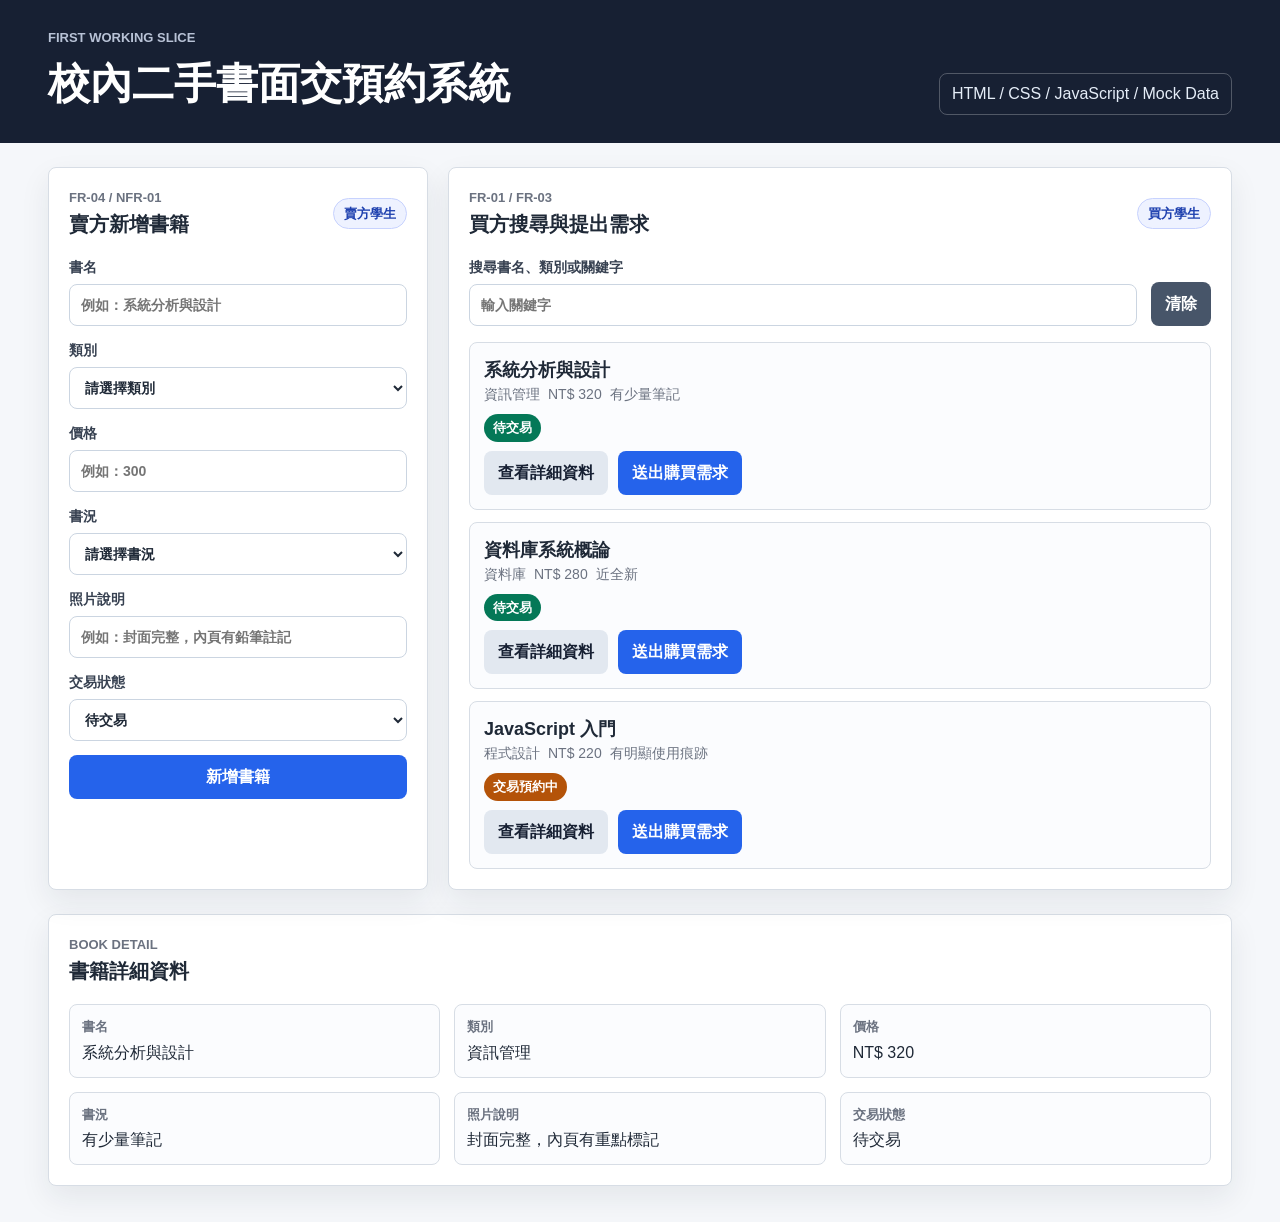
<file: 0713_Requirements_Code_Agent/first_working_slice/index.html>
<!doctype html>
<html lang="zh-Hant">
  <head>
    <meta charset="utf-8">
    <meta name="viewport" content="width=device-width, initial-scale=1">
    <title>校內二手書面交預約系統</title>
    <link rel="stylesheet" href="styles.css">
  </head>
  <body>
    <header class="app-header">
      <div>
        <p class="eyebrow">First Working Slice</p>
        <h1>校內二手書面交預約系統</h1>
      </div>
      <div class="scope-note">HTML / CSS / JavaScript / Mock Data</div>
    </header>

    <main class="layout">
      <section class="panel seller-panel" aria-labelledby="seller-title">
        <div class="section-heading">
          <div>
            <p class="eyebrow">FR-04 / NFR-01</p>
            <h2 id="seller-title">賣方新增書籍</h2>
          </div>
          <span class="status-pill">賣方學生</span>
        </div>

        <form id="book-form" class="book-form">
          <label>
            書名
            <input id="title" name="title" type="text" placeholder="例如：系統分析與設計" required>
          </label>

          <label>
            類別
            <select id="category" name="category" required>
              <option value="">請選擇類別</option>
              <option value="資訊管理">資訊管理</option>
              <option value="程式設計">程式設計</option>
              <option value="資料庫">資料庫</option>
              <option value="通識課程">通識課程</option>
              <option value="其他">其他</option>
            </select>
          </label>

          <label>
            價格
            <input id="price" name="price" type="number" min="0" placeholder="例如：300" required>
          </label>

          <label>
            書況
            <select id="condition" name="condition" required>
              <option value="">請選擇書況</option>
              <option value="近全新">近全新</option>
              <option value="有少量筆記">有少量筆記</option>
              <option value="有明顯使用痕跡">有明顯使用痕跡</option>
            </select>
          </label>

          <label>
            照片說明
            <input id="photoNote" name="photoNote" type="text" placeholder="例如：封面完整，內頁有鉛筆註記" required>
          </label>

          <label>
            交易狀態
            <select id="status" name="status" required>
              <option value="待交易">待交易</option>
              <option value="交易預約中">交易預約中</option>
              <option value="交易完成">交易完成</option>
            </select>
          </label>

          <button type="submit">新增書籍</button>
        </form>
      </section>

      <section class="panel buyer-panel" aria-labelledby="buyer-title">
        <div class="section-heading">
          <div>
            <p class="eyebrow">FR-01 / FR-03</p>
            <h2 id="buyer-title">買方搜尋與提出需求</h2>
          </div>
          <span class="status-pill">買方學生</span>
        </div>

        <div class="search-row">
          <label>
            搜尋書名、類別或關鍵字
            <input id="search" type="search" placeholder="輸入關鍵字">
          </label>
          <button id="clear-search" type="button">清除</button>
        </div>

        <div id="book-list" class="book-list" aria-live="polite"></div>
      </section>
    </main>

    <section class="panel detail-panel" aria-labelledby="detail-title">
      <div class="section-heading">
        <div>
          <p class="eyebrow">Book Detail</p>
          <h2 id="detail-title">書籍詳細資料</h2>
        </div>
      </div>
      <div id="detail-content" class="detail-content">
        <p class="empty-state">請從書籍列表選擇一本書查看詳細資料。</p>
      </div>
    </section>

    <div id="toast" class="toast" role="status" aria-live="polite"></div>

    <script src="script.js"></script>
  </body>
</html>
</file>
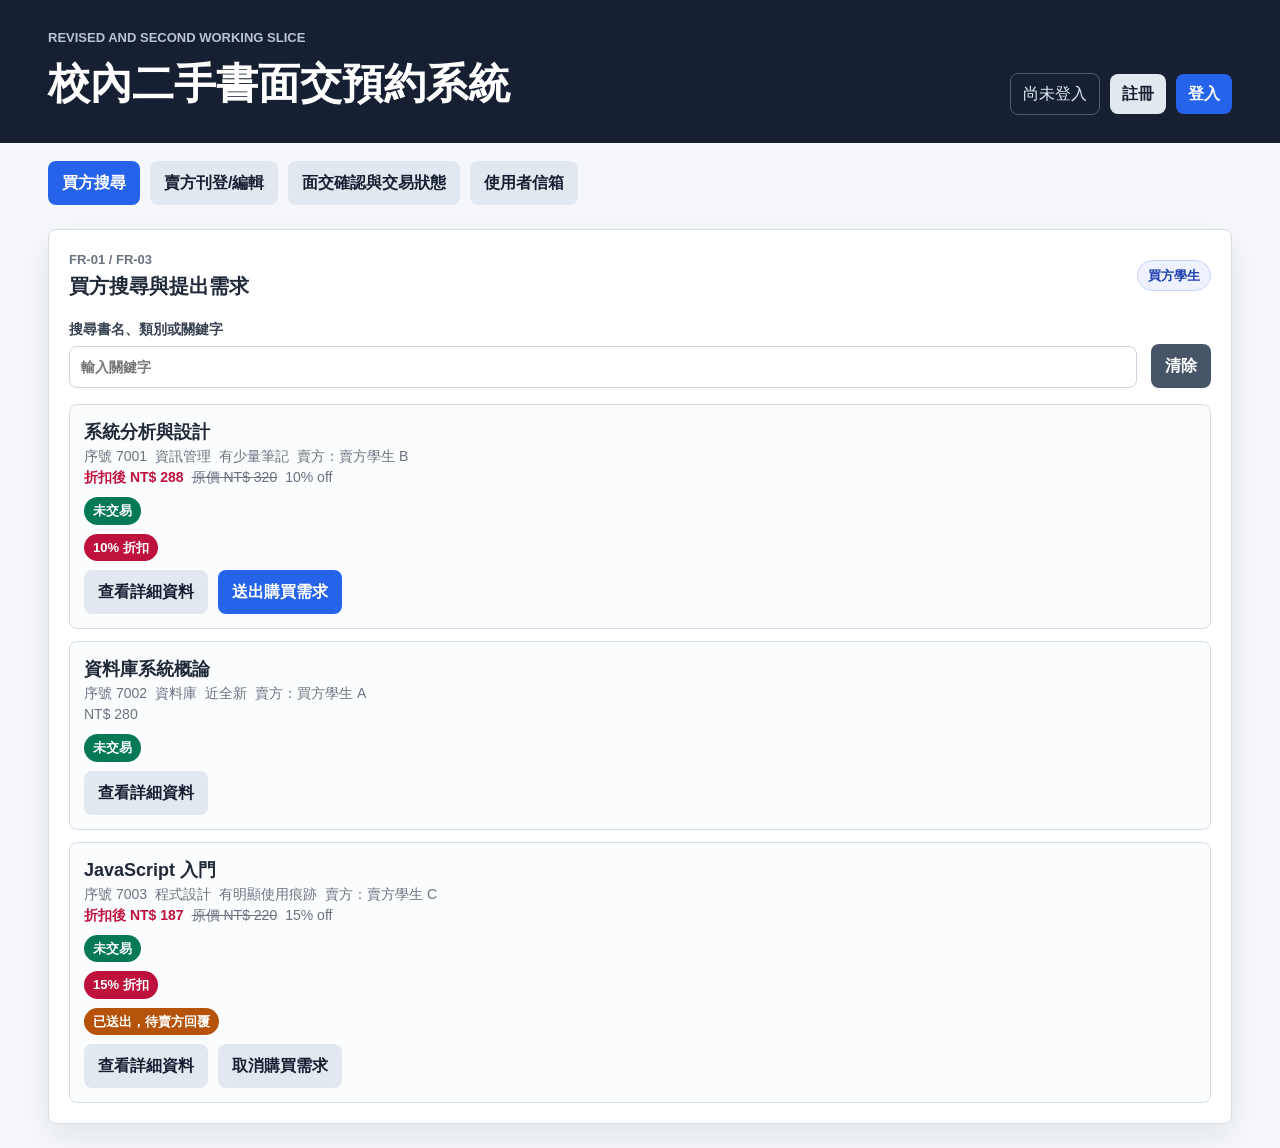
<file: 0714_User_Stories_Acceptance_Implementation/revised_or_second_working_slice/index.html>
<!doctype html>
<html lang="zh-Hant">
  <head>
    <meta charset="utf-8">
    <meta name="viewport" content="width=device-width, initial-scale=1">
    <title>校內二手書面交預約系統</title>
    <link rel="stylesheet" href="styles.css">
  </head>
  <body>
    <header class="app-header">
      <div>
        <p class="eyebrow">Revised and Second Working Slice</p>
        <h1>校內二手書面交預約系統</h1>
      </div>
      <div class="header-actions">
        <div id="auth-status" class="scope-note">尚未登入</div>
        <button id="open-register" class="secondary-button" type="button">註冊</button>
        <button id="open-login" type="button">登入</button>
        <button id="logout-button" class="secondary-button hidden" type="button">登出</button>
      </div>
    </header>

    <nav class="view-tabs" aria-label="主要功能分頁">
      <button class="tab-button active" type="button" data-tab-target="market">買方搜尋</button>
      <button class="tab-button" type="button" data-tab-target="seller">賣方刊登/編輯</button>
      <button class="tab-button" type="button" data-tab-target="transaction">面交確認與交易狀態</button>
      <button class="tab-button" type="button" data-tab-target="mailbox">使用者信箱</button>
    </nav>

    <div id="main-view" class="app-view">
      <main class="layout">
        <section class="panel seller-panel hidden" data-tab-panel="seller" aria-labelledby="seller-title">
        <div class="section-heading">
          <div>
            <p class="eyebrow">FR-04 / FR-08 / FR-09 / NFR-01</p>
            <h2 id="seller-title">賣方新增書籍</h2>
          </div>
          <span class="status-pill">賣方學生</span>
        </div>

        <form id="book-form" class="book-form">
          <label>
            書名
            <input id="title" name="title" type="text" placeholder="例如：系統分析與設計" required>
          </label>

          <label>
            類別
            <select id="category" name="category" required>
              <option value="">請選擇類別</option>
              <option value="資訊管理">資訊管理</option>
              <option value="程式設計">程式設計</option>
              <option value="資料庫">資料庫</option>
              <option value="通識課程">通識課程</option>
              <option value="其他">其他</option>
            </select>
          </label>

          <div class="price-row">
            <label>
              原價
              <input id="price" name="price" type="number" min="0" placeholder="例如：300" required>
            </label>

            <label>
              折扣 %
              <input id="discount" name="discount" type="number" min="0" max="100" value="0" required>
            </label>
          </div>

          <p id="discount-preview" class="discount-preview">折扣後價格：NT$ 0</p>

          <label>
            書況
            <select id="condition" name="condition" required>
              <option value="">請選擇書況</option>
              <option value="近全新">近全新</option>
              <option value="有少量筆記">有少量筆記</option>
              <option value="有明顯使用痕跡">有明顯使用痕跡</option>
            </select>
          </label>

          <label>
            照片說明
            <input id="photoNote" name="photoNote" type="text" placeholder="例如：封面完整，內頁有鉛筆註記" required>
          </label>

          <label>
            賣方指定面交地點
            <input id="sellerMeetingPlace" name="sellerMeetingPlace" type="text" placeholder="例如：商管大樓一樓大廳" required>
          </label>

          <div class="form-actions">
            <button id="save-book-button" type="submit">新增書籍</button>
            <button id="cancel-edit-button" class="secondary-button hidden" type="button">取消編輯</button>
          </div>
        </form>
        </section>

        <section class="panel buyer-panel" data-tab-panel="market" aria-labelledby="buyer-title">
        <div class="section-heading">
          <div>
            <p class="eyebrow">FR-01 / FR-03</p>
            <h2 id="buyer-title">買方搜尋與提出需求</h2>
          </div>
          <span class="status-pill">買方學生</span>
        </div>

        <div class="search-row">
          <label>
            搜尋書名、類別或關鍵字
            <input id="search" type="search" placeholder="輸入關鍵字">
          </label>
          <button id="clear-search" type="button">清除</button>
        </div>

        <div id="book-list" class="book-list" aria-live="polite"></div>
        </section>
      </main>

      <section class="panel meeting-panel hidden" data-tab-panel="transaction" aria-labelledby="meeting-title">
      <div class="section-heading">
        <div>
          <p class="eyebrow">FR-05 / FR-06 / NFR-02</p>
          <h2 id="meeting-title">面交確認與交易狀態</h2>
        </div>
        <span class="status-pill">買賣雙方</span>
      </div>

      <div class="meeting-layout">
        <div class="transaction-panel">
          <label>
            交易管理身分
            <select id="transaction-role">
              <option value="buyer">買方學生</option>
              <option value="seller">賣方學生</option>
            </select>
          </label>

          <div id="buyer-transaction-list" class="transaction-list" aria-live="polite"></div>
          <div id="seller-listing-list" class="transaction-list hidden" aria-live="polite"></div>
        </div>

        <aside class="transaction-side-panel">
          <form id="meeting-form" class="meeting-form hidden">
            <div>
              <p class="eyebrow">Seller Tools</p>
              <h3>交易狀態管理</h3>
            </div>

            <label>
              輸入刊登序號管理交易狀態
              <input id="listing-number-lookup" name="listingNumberLookup" type="number" min="1" placeholder="例如：7003">
            </label>

            <button id="find-listing-button" class="secondary-button" type="button">依序號找到書籍</button>

            <label>
              選擇賣方刊登中的書籍
              <select id="meeting-book" name="bookId" required></select>
            </label>

            <label>
              面交時間
              <input id="meeting-time" name="meetingTime" type="datetime-local" required>
            </label>

            <label>
              面交地點
              <input id="meeting-place" name="meetingPlace" type="text" placeholder="預設為賣方刊登時指定的面交地點" required>
            </label>

            <label>
              賣方更新交易狀態
              <select id="meeting-status" name="meetingStatus" required>
                <option value="未交易">未交易</option>
                <option value="交易中">交易中</option>
                <option value="交易完成">交易完成</option>
              </select>
            </label>

            <button type="submit">賣方儲存面交與狀態</button>
          </form>
        </aside>
      </div>
      </section>

      <section class="panel mailbox-panel hidden" data-tab-panel="mailbox" aria-labelledby="mailbox-title">
        <div class="section-heading">
          <div>
            <p class="eyebrow">Mailbox</p>
            <h2 id="mailbox-title">使用者信箱</h2>
          </div>
          <span class="status-pill">登入使用者</span>
        </div>
        <div id="notification-list" class="notification-list" aria-live="polite"></div>
      </section>
    </div>

    <section id="detail-view" class="panel detail-panel app-view hidden" aria-labelledby="detail-title">
      <div class="section-heading">
        <div>
          <p class="eyebrow">Book Detail</p>
          <h2 id="detail-title">書籍詳細資料</h2>
        </div>
        <button id="back-to-list" class="secondary-button" type="button">返回列表</button>
      </div>
      <div id="detail-content" class="detail-content">
        <p class="empty-state">請返回列表選擇一本書查看詳細資料。</p>
      </div>
    </section>

    <div id="auth-modal" class="modal hidden" role="dialog" aria-modal="true" aria-labelledby="auth-title">
      <div class="modal-panel">
        <div class="section-heading">
          <div>
            <p class="eyebrow">Account</p>
            <h2 id="auth-title">登入</h2>
          </div>
          <button id="close-auth" class="secondary-button" type="button">關閉</button>
        </div>

        <div class="auth-mode-tabs" aria-label="帳號操作">
          <button id="register-mode" class="tab-button" type="button">註冊</button>
          <button id="login-mode" class="tab-button active" type="button">登入</button>
        </div>

        <form id="register-form" class="book-form hidden">
          <label>
            姓名
            <input name="name" type="text" placeholder="例如：王小明" required>
          </label>
          <label>
            Email
            <input name="email" type="email" placeholder="student@example.com" required>
          </label>
          <label>
            密碼
            <input name="password" type="password" minlength="4" required>
          </label>
          <button type="submit">建立帳號</button>
        </form>

        <form id="login-form" class="book-form">
          <label>
            Email
            <input name="email" type="email" placeholder="student@example.com" required>
          </label>
          <label>
            密碼
            <input name="password" type="password" required>
          </label>
          <button type="submit">登入系統</button>
        </form>
      </div>
    </div>

    <div id="toast" class="toast" role="status" aria-live="polite"></div>

    <script src="script.js"></script>
  </body>
</html>
</file>
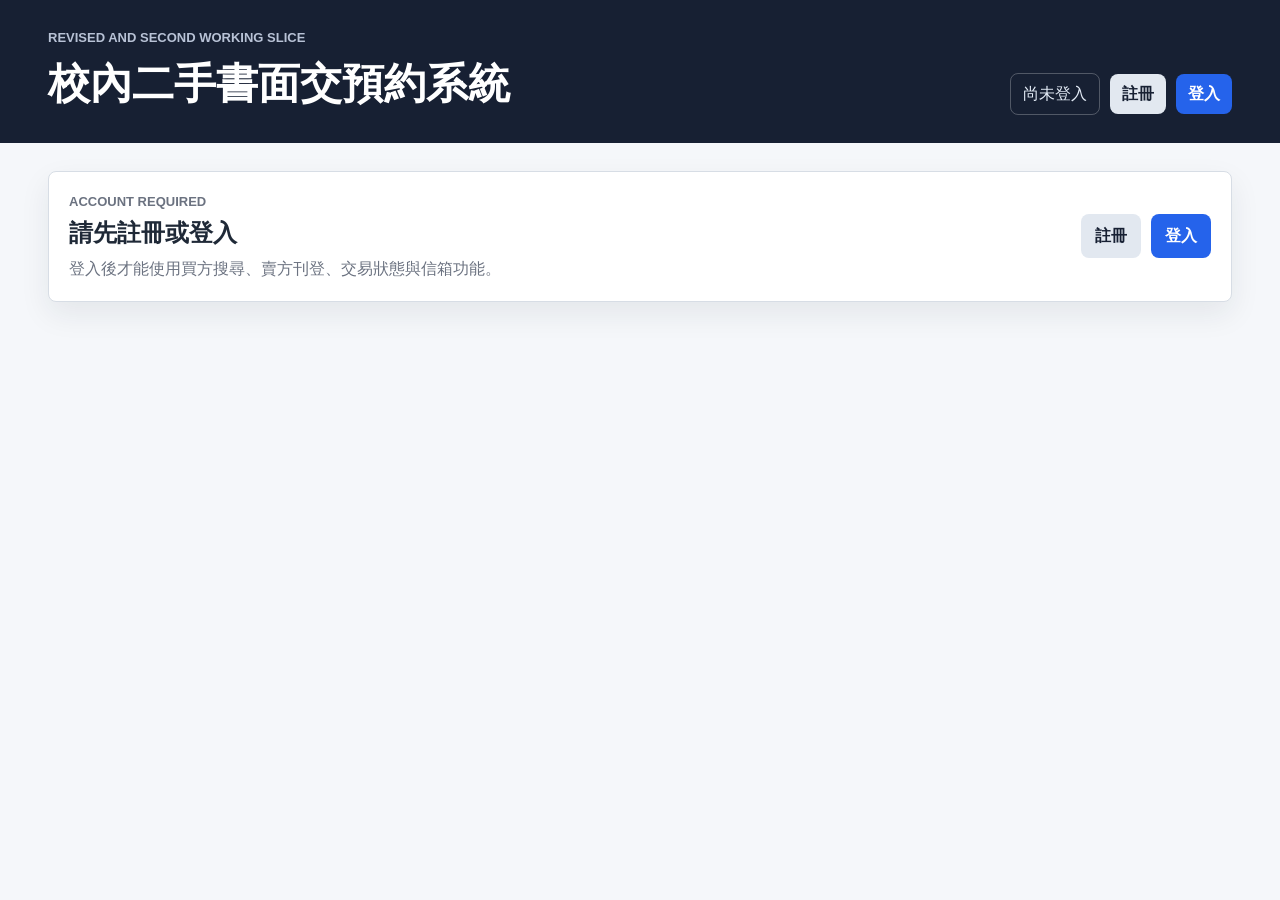
<file: 0720_Use_Case_Process_Modeling_Implementation/revised_or_third_working_slice/index.html>
<!doctype html>
<html lang="zh-Hant">
  <head>
    <meta charset="utf-8">
    <meta name="viewport" content="width=device-width, initial-scale=1">
    <title>校內二手書面交預約系統</title>
    <link rel="stylesheet" href="styles.css">
  </head>
  <body>
    <header class="app-header">
      <div>
        <p class="eyebrow">Revised and Second Working Slice</p>
        <h1>校內二手書面交預約系統</h1>
      </div>
      <div class="header-actions">
        <div id="auth-status" class="scope-note">尚未登入</div>
        <button id="open-register" class="secondary-button" type="button">註冊</button>
        <button id="open-login" type="button">登入</button>
        <button id="logout-button" class="secondary-button hidden" type="button">登出</button>
      </div>
    </header>

    <section id="auth-gate" class="auth-gate panel">
      <div>
        <p class="eyebrow">Account Required</p>
        <h2>請先註冊或登入</h2>
        <p>登入後才能使用買方搜尋、賣方刊登、交易狀態與信箱功能。</p>
      </div>
      <div class="auth-gate-actions">
        <button id="gate-register" class="secondary-button" type="button">註冊</button>
        <button id="gate-login" type="button">登入</button>
      </div>
    </section>

    <nav class="view-tabs" aria-label="主要功能分頁">
      <button class="tab-button active" type="button" data-tab-target="market">買方搜尋</button>
      <button class="tab-button" type="button" data-tab-target="seller">賣方刊登/編輯</button>
      <button class="tab-button" type="button" data-tab-target="transaction">面交確認與交易狀態</button>
      <button class="tab-button" type="button" data-tab-target="mailbox">使用者信箱</button>
    </nav>

    <div id="main-view" class="app-view">
      <main class="layout">
        <section class="panel seller-panel hidden" data-tab-panel="seller" aria-labelledby="seller-title">
        <div class="section-heading">
          <div>
            <p class="eyebrow">FR-04 / FR-08 / FR-09 / NFR-01</p>
            <h2 id="seller-title">賣方新增書籍</h2>
          </div>
          <span class="status-pill">賣方學生</span>
        </div>

        <form id="book-form" class="book-form">
          <label>
            書名
            <input id="title" name="title" type="text" placeholder="例如：系統分析與設計" required>
          </label>

          <label>
            類別
            <select id="category" name="category" required>
              <option value="">請選擇類別</option>
              <option value="資訊管理">資訊管理</option>
              <option value="程式設計">程式設計</option>
              <option value="資料庫">資料庫</option>
              <option value="通識課程">通識課程</option>
              <option value="其他">其他</option>
            </select>
          </label>

          <div class="price-row">
            <label>
              原價
              <input id="price" name="price" type="number" min="0" placeholder="例如：300" required>
            </label>

            <label>
              折扣 %
              <input id="discount" name="discount" type="number" min="0" max="100" value="0" required>
            </label>
          </div>

          <p id="discount-preview" class="discount-preview">折扣後價格：NT$ 0</p>

          <label>
            書況
            <select id="condition" name="condition" required>
              <option value="">請選擇書況</option>
              <option value="近全新">近全新</option>
              <option value="有少量筆記">有少量筆記</option>
              <option value="有明顯使用痕跡">有明顯使用痕跡</option>
            </select>
          </label>

          <label>
            照片說明
            <input id="photoNote" name="photoNote" type="text" placeholder="例如：封面完整，內頁有鉛筆註記" required>
          </label>

          <label>
            賣方指定面交地點
            <input id="sellerMeetingPlace" name="sellerMeetingPlace" type="text" placeholder="例如：商管大樓一樓大廳" required>
          </label>

          <div class="form-actions">
            <button id="save-book-button" type="submit">新增書籍</button>
            <button id="cancel-edit-button" class="secondary-button hidden" type="button">取消編輯</button>
          </div>
        </form>
        </section>

        <section class="panel buyer-panel" data-tab-panel="market" aria-labelledby="buyer-title">
        <div class="section-heading">
          <div>
            <p class="eyebrow">FR-01 / FR-03</p>
            <h2 id="buyer-title">買方搜尋與提出需求</h2>
          </div>
          <span class="status-pill">買方學生</span>
        </div>

        <div class="search-row">
          <label>
            搜尋書名、類別或關鍵字
            <input id="search" type="search" placeholder="輸入關鍵字">
          </label>
          <button id="clear-search" type="button">清除</button>
        </div>

        <div id="book-list" class="book-list" aria-live="polite"></div>
        </section>
      </main>

      <section class="panel meeting-panel hidden" data-tab-panel="transaction" aria-labelledby="meeting-title">
      <div class="section-heading">
        <div>
          <p class="eyebrow">FR-05 / FR-06 / NFR-02</p>
          <h2 id="meeting-title">面交確認與交易狀態</h2>
        </div>
        <span class="status-pill">買賣雙方</span>
      </div>

      <div class="meeting-layout">
        <div class="transaction-panel">
          <label>
            交易管理身分
            <select id="transaction-role">
              <option value="buyer">買方學生</option>
              <option value="seller">賣方學生</option>
            </select>
          </label>

          <div id="buyer-transaction-list" class="transaction-list" aria-live="polite"></div>
          <div id="seller-listing-list" class="transaction-list hidden" aria-live="polite"></div>
        </div>

        <aside class="transaction-side-panel">
          <form id="meeting-form" class="meeting-form hidden">
            <div>
              <p class="eyebrow">Seller Tools</p>
              <h3>交易狀態管理</h3>
            </div>

            <label>
              輸入刊登序號管理交易狀態
              <input id="listing-number-lookup" name="listingNumberLookup" type="number" min="1" placeholder="例如：7003">
            </label>

            <button id="find-listing-button" class="secondary-button" type="button">依序號找到書籍</button>

            <label>
              選擇賣方刊登中的書籍
              <select id="meeting-book" name="bookId" required></select>
            </label>

            <label>
              面交時間
              <input id="meeting-time" name="meetingTime" type="datetime-local" required>
            </label>

            <label>
              面交地點
              <input id="meeting-place" name="meetingPlace" type="text" placeholder="預設為賣方刊登時指定的面交地點" required>
            </label>

            <label>
              賣方更新交易狀態
              <select id="meeting-status" name="meetingStatus" required>
                <option value="未交易">未交易</option>
                <option value="交易中">交易中</option>
                <option value="交易完成">交易完成</option>
              </select>
            </label>

            <button type="submit">賣方儲存面交與狀態</button>
          </form>
        </aside>
      </div>
      </section>

      <section class="panel mailbox-panel hidden" data-tab-panel="mailbox" aria-labelledby="mailbox-title">
        <div class="section-heading">
          <div>
            <p class="eyebrow">Mailbox</p>
            <h2 id="mailbox-title">使用者信箱</h2>
          </div>
          <span class="status-pill">登入使用者</span>
        </div>
        <div id="notification-list" class="notification-list" aria-live="polite"></div>
      </section>
    </div>

    <section id="detail-view" class="panel detail-panel app-view hidden" aria-labelledby="detail-title">
      <div class="section-heading">
        <div>
          <p class="eyebrow">Book Detail</p>
          <h2 id="detail-title">書籍詳細資料</h2>
        </div>
        <button id="back-to-list" class="secondary-button" type="button">返回列表</button>
      </div>
      <div id="detail-content" class="detail-content">
        <p class="empty-state">請返回列表選擇一本書查看詳細資料。</p>
      </div>
    </section>

    <div id="auth-modal" class="modal hidden" role="dialog" aria-modal="true" aria-labelledby="auth-title">
      <div class="modal-panel">
        <div class="section-heading">
          <div>
            <p class="eyebrow">Account</p>
            <h2 id="auth-title">登入</h2>
          </div>
          <button id="close-auth" class="secondary-button" type="button">關閉</button>
        </div>

        <div class="auth-mode-tabs" aria-label="帳號操作">
          <button id="register-mode" class="tab-button" type="button">註冊</button>
          <button id="login-mode" class="tab-button active" type="button">登入</button>
        </div>

        <form id="register-form" class="book-form hidden">
          <label>
            姓名
            <input name="name" type="text" placeholder="例如：王小明" required>
          </label>
          <label>
            Email
            <input name="email" type="email" placeholder="student@example.com" required>
          </label>
          <label>
            密碼
            <input name="password" type="password" minlength="4" required>
          </label>
          <button type="submit">建立帳號</button>
        </form>

        <form id="login-form" class="book-form">
          <label>
            Email
            <input name="email" type="email" placeholder="student@example.com" required>
          </label>
          <label>
            密碼
            <input name="password" type="password" required>
          </label>
          <button type="submit">登入系統</button>
        </form>
      </div>
    </div>

    <div id="toast" class="toast" role="status" aria-live="polite"></div>

    <script src="script.js"></script>
  </body>
</html>
</file>
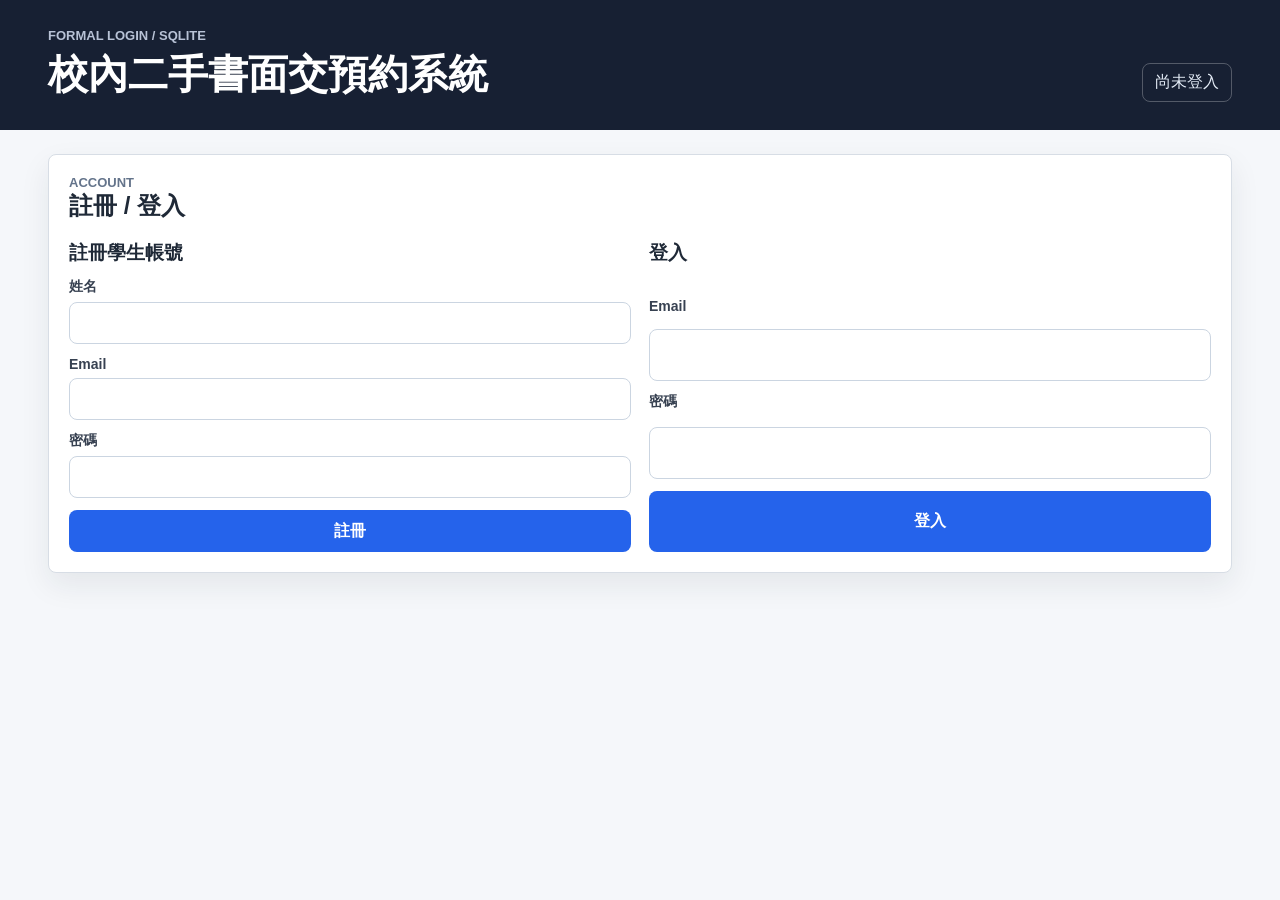
<file: 0714_User_Stories_Acceptance_Implementation/formal_database_backend/login.html>
<!doctype html>
<html lang="zh-Hant">
  <head>
    <meta charset="utf-8">
    <meta name="viewport" content="width=device-width, initial-scale=1">
    <title>校內二手書系統登入</title>
    <link rel="stylesheet" href="login.css">
  </head>
  <body>
    <header class="app-header">
      <div>
        <p class="eyebrow">Formal Login / SQLite</p>
        <h1>校內二手書面交預約系統</h1>
      </div>
      <p id="session-label" class="session-label">尚未登入</p>
    </header>

    <main class="app-shell">
      <section class="panel auth-panel" aria-labelledby="auth-title">
        <div class="section-heading">
          <div>
            <p class="eyebrow">Account</p>
            <h2 id="auth-title">註冊 / 登入</h2>
          </div>
        </div>

        <div class="auth-grid">
          <form id="register-form" class="stack">
            <h3>註冊學生帳號</h3>
            <label>
              姓名
              <input name="name" type="text" required>
            </label>
            <label>
              Email
              <input name="email" type="email" required>
            </label>
            <label>
              密碼
              <input name="password" type="password" minlength="6" required>
            </label>
            <button type="submit">註冊</button>
          </form>

          <form id="login-form" class="stack">
            <h3>登入</h3>
            <label>
              Email
              <input name="email" type="email" required>
            </label>
            <label>
              密碼
              <input name="password" type="password" required>
            </label>
            <button type="submit">登入</button>
          </form>
        </div>
      </section>

      <section id="workspace" class="workspace hidden">
        <section class="panel" aria-labelledby="seller-title">
          <div class="section-heading">
            <div>
              <p class="eyebrow">Sell</p>
              <h2 id="seller-title">刊登二手書</h2>
            </div>
          </div>

          <form id="book-form" class="book-form">
            <label>
              書名
              <input name="title" type="text" required>
            </label>
            <label>
              類別
              <select name="category" required>
                <option value="資訊管理">資訊管理</option>
                <option value="程式設計">程式設計</option>
                <option value="資料庫">資料庫</option>
                <option value="通識課程">通識課程</option>
                <option value="其他">其他</option>
              </select>
            </label>
            <label>
              原價
              <input name="price" type="number" min="0" required>
            </label>
            <label>
              折扣 %
              <input name="discount" type="number" min="0" max="100" value="0" required>
            </label>
            <label>
              書況
              <input name="condition_text" type="text" required>
            </label>
            <label>
              照片說明
              <input name="photo_note" type="text" required>
            </label>
            <label>
              面交地點
              <input name="meeting_place" type="text" required>
            </label>
            <button type="submit">刊登書籍</button>
          </form>
        </section>

        <section class="panel" aria-labelledby="books-title">
          <div class="section-heading">
            <div>
              <p class="eyebrow">Buy</p>
              <h2 id="books-title">搜尋與購買</h2>
            </div>
            <button id="refresh-button" class="secondary-button" type="button">重新整理</button>
          </div>
          <label>
            搜尋書名、類別或書況
            <input id="search" type="search">
          </label>
          <div id="book-list" class="card-list" aria-live="polite"></div>
        </section>

        <section class="panel" aria-labelledby="requests-title">
          <div class="section-heading">
            <div>
              <p class="eyebrow">Requests</p>
              <h2 id="requests-title">我的交易需求</h2>
            </div>
          </div>
          <div class="request-grid">
            <div>
              <h3>我送出的購買需求</h3>
              <div id="buyer-requests" class="card-list"></div>
            </div>
            <div>
              <h3>我收到的購買需求</h3>
              <div id="seller-requests" class="card-list"></div>
            </div>
          </div>
        </section>

        <section class="panel" aria-labelledby="mailbox-title">
          <div class="section-heading">
            <div>
              <p class="eyebrow">Mailbox</p>
              <h2 id="mailbox-title">我的信箱</h2>
            </div>
          </div>
          <div id="mailbox-list" class="card-list"></div>
        </section>
      </section>
    </main>

    <div id="toast" class="toast" role="status" aria-live="polite"></div>
    <script src="login.js"></script>
  </body>
</html>
</file>
<file: 0713_Requirements_Code_Agent/first_working_slice/styles.css>
:root {
  --bg: #f5f7fa;
  --panel: #ffffff;
  --text: #1f2937;
  --muted: #6b7280;
  --line: #d7dde5;
  --primary: #2563eb;
  --primary-dark: #1d4ed8;
  --success: #047857;
  --warning: #b45309;
  --done: #4b5563;
  --shadow: 0 12px 30px rgba(31, 41, 55, 0.08);
}

* {
  box-sizing: border-box;
}

body {
  margin: 0;
  background: var(--bg);
  color: var(--text);
  font-family: -apple-system, BlinkMacSystemFont, "Segoe UI", "Noto Sans TC", sans-serif;
  line-height: 1.5;
}

.app-header {
  display: flex;
  align-items: flex-end;
  justify-content: space-between;
  gap: 24px;
  padding: 28px clamp(18px, 4vw, 48px);
  background: #172033;
  color: #fff;
}

.app-header h1 {
  margin: 4px 0 0;
  font-size: clamp(26px, 4vw, 42px);
  letter-spacing: 0;
}

.eyebrow {
  margin: 0;
  color: var(--muted);
  font-size: 13px;
  font-weight: 700;
  text-transform: uppercase;
}

.app-header .eyebrow {
  color: #b8c2d6;
}

.scope-note {
  padding: 8px 12px;
  border: 1px solid rgba(255, 255, 255, 0.25);
  border-radius: 8px;
  color: #e5edf8;
  white-space: nowrap;
}

.layout {
  display: grid;
  grid-template-columns: minmax(280px, 380px) minmax(0, 1fr);
  gap: 20px;
  padding: 24px clamp(18px, 4vw, 48px);
}

.panel {
  background: var(--panel);
  border: 1px solid var(--line);
  border-radius: 8px;
  box-shadow: var(--shadow);
}

.seller-panel,
.buyer-panel,
.detail-panel {
  padding: 20px;
}

.detail-panel {
  margin: 0 clamp(18px, 4vw, 48px) 36px;
}

.section-heading {
  display: flex;
  align-items: center;
  justify-content: space-between;
  gap: 16px;
  margin-bottom: 18px;
}

.section-heading h2 {
  margin: 2px 0 0;
  font-size: 20px;
  letter-spacing: 0;
}

.status-pill {
  flex: 0 0 auto;
  border: 1px solid #c7d2fe;
  border-radius: 999px;
  color: #1e40af;
  background: #eef2ff;
  padding: 5px 10px;
  font-size: 13px;
  font-weight: 700;
}

.book-form,
.search-row {
  display: grid;
  gap: 14px;
}

label {
  display: grid;
  gap: 6px;
  color: #374151;
  font-size: 14px;
  font-weight: 700;
}

input,
select,
button {
  min-height: 42px;
  border-radius: 8px;
  font: inherit;
}

input,
select {
  width: 100%;
  border: 1px solid #cbd5e1;
  background: #fff;
  color: var(--text);
  padding: 9px 11px;
}

input:focus,
select:focus {
  outline: 3px solid rgba(37, 99, 235, 0.2);
  border-color: var(--primary);
}

button {
  border: 0;
  background: var(--primary);
  color: #fff;
  padding: 10px 14px;
  font-weight: 800;
  cursor: pointer;
}

button:hover {
  background: var(--primary-dark);
}

#clear-search {
  align-self: end;
  background: #475569;
}

#clear-search:hover {
  background: #334155;
}

.search-row {
  grid-template-columns: 1fr auto;
  margin-bottom: 16px;
}

.book-list {
  display: grid;
  gap: 12px;
}

.book-card {
  display: grid;
  gap: 9px;
  padding: 14px;
  border: 1px solid var(--line);
  border-radius: 8px;
  background: #fbfcfe;
}

.book-card h3 {
  margin: 0;
  font-size: 18px;
  letter-spacing: 0;
}

.book-meta {
  display: flex;
  flex-wrap: wrap;
  gap: 8px;
  color: var(--muted);
  font-size: 14px;
}

.book-actions {
  display: flex;
  flex-wrap: wrap;
  gap: 10px;
}

.secondary-button {
  background: #e2e8f0;
  color: #172033;
}

.secondary-button:hover {
  background: #cbd5e1;
}

.state {
  display: inline-flex;
  width: fit-content;
  border-radius: 999px;
  padding: 4px 9px;
  color: #fff;
  font-size: 13px;
  font-weight: 800;
}

.state.available {
  background: var(--success);
}

.state.pending {
  background: var(--warning);
}

.state.done {
  background: var(--done);
}

.detail-content {
  min-height: 96px;
}

.detail-grid {
  display: grid;
  grid-template-columns: repeat(3, minmax(0, 1fr));
  gap: 14px;
}

.detail-item {
  padding: 12px;
  border: 1px solid var(--line);
  border-radius: 8px;
  background: #fbfcfe;
}

.detail-item strong {
  display: block;
  margin-bottom: 4px;
  color: var(--muted);
  font-size: 13px;
}

.empty-state {
  margin: 0;
  color: var(--muted);
}

.toast {
  position: fixed;
  right: 18px;
  bottom: 18px;
  max-width: min(360px, calc(100vw - 36px));
  border-radius: 8px;
  background: #111827;
  color: #fff;
  padding: 12px 14px;
  box-shadow: var(--shadow);
  opacity: 0;
  transform: translateY(8px);
  transition: opacity 180ms ease, transform 180ms ease;
  pointer-events: none;
}

.toast.show {
  opacity: 1;
  transform: translateY(0);
}

@media (max-width: 860px) {
  .app-header {
    display: grid;
    align-items: start;
  }

  .scope-note {
    width: fit-content;
    white-space: normal;
  }

  .layout {
    grid-template-columns: 1fr;
  }

  .search-row,
  .detail-grid {
    grid-template-columns: 1fr;
  }
}
</file>
<file: 0714_User_Stories_Acceptance_Implementation/revised_or_second_working_slice/styles.css>
:root {
  --bg: #f5f7fa;
  --panel: #ffffff;
  --text: #1f2937;
  --muted: #6b7280;
  --line: #d7dde5;
  --primary: #2563eb;
  --primary-dark: #1d4ed8;
  --success: #047857;
  --warning: #b45309;
  --done: #4b5563;
  --sale: #be123c;
  --shadow: 0 12px 30px rgba(31, 41, 55, 0.08);
}

* {
  box-sizing: border-box;
}

body {
  margin: 0;
  background: var(--bg);
  color: var(--text);
  font-family: -apple-system, BlinkMacSystemFont, "Segoe UI", "Noto Sans TC", sans-serif;
  line-height: 1.5;
}

.app-header {
  display: flex;
  align-items: flex-end;
  justify-content: space-between;
  gap: 24px;
  padding: 28px clamp(18px, 4vw, 48px);
  background: #172033;
  color: #fff;
}

.app-header h1 {
  margin: 4px 0 0;
  font-size: clamp(26px, 4vw, 42px);
  letter-spacing: 0;
}

.eyebrow {
  margin: 0;
  color: var(--muted);
  font-size: 13px;
  font-weight: 700;
  text-transform: uppercase;
}

.app-header .eyebrow {
  color: #b8c2d6;
}

.scope-note {
  padding: 8px 12px;
  border: 1px solid rgba(255, 255, 255, 0.25);
  border-radius: 8px;
  color: #e5edf8;
  white-space: nowrap;
}

.header-actions {
  display: flex;
  flex-wrap: wrap;
  align-items: center;
  justify-content: flex-end;
  gap: 10px;
}

.header-actions button {
  min-height: 38px;
  padding: 8px 12px;
}

.view-tabs {
  display: flex;
  flex-wrap: wrap;
  gap: 10px;
  padding: 18px clamp(18px, 4vw, 48px) 0;
}

.tab-button {
  background: #e2e8f0;
  color: #172033;
}

.tab-button:hover,
.tab-button.active {
  background: var(--primary);
  color: #fff;
}

.layout {
  display: grid;
  grid-template-columns: minmax(0, 1fr);
  gap: 20px;
  padding: 24px clamp(18px, 4vw, 48px);
}

.hidden {
  display: none !important;
}

.panel {
  background: var(--panel);
  border: 1px solid var(--line);
  border-radius: 8px;
  box-shadow: var(--shadow);
}

.seller-panel,
.buyer-panel,
.meeting-panel,
.detail-panel {
  padding: 20px;
}

.seller-panel {
  max-width: 760px;
}

.meeting-panel,
.detail-panel {
  margin: 0 clamp(18px, 4vw, 48px) 36px;
}

.mailbox-panel {
  margin: 0 clamp(18px, 4vw, 48px) 36px;
  padding: 20px;
}

.meeting-panel.hidden {
  margin: 0;
}

.meeting-layout {
  display: grid;
  grid-template-columns: minmax(0, 1fr) minmax(280px, 360px);
  gap: 18px;
  align-items: start;
}

.transaction-panel,
.transaction-side-panel {
  min-width: 0;
}

.transaction-side-panel {
  position: sticky;
  top: 16px;
}

.transaction-side-panel h3 {
  margin: 2px 0 0;
  font-size: 18px;
  letter-spacing: 0;
}

.meeting-form {
  display: grid;
  gap: 12px;
  padding: 14px;
  border: 1px solid var(--line);
  border-radius: 8px;
  background: #fbfcfe;
}

.section-heading {
  display: flex;
  align-items: center;
  justify-content: space-between;
  gap: 16px;
  margin-bottom: 18px;
}

.section-heading h2 {
  margin: 2px 0 0;
  font-size: 20px;
  letter-spacing: 0;
}

.status-pill {
  flex: 0 0 auto;
  border: 1px solid #c7d2fe;
  border-radius: 999px;
  color: #1e40af;
  background: #eef2ff;
  padding: 5px 10px;
  font-size: 13px;
  font-weight: 700;
}

.book-form,
.meeting-form,
.search-row {
  display: grid;
  gap: 14px;
}

.form-actions {
  display: flex;
  flex-wrap: wrap;
  gap: 10px;
}

.meeting-layout {
  display: grid;
  grid-template-columns: minmax(0, 1fr) minmax(280px, 360px);
  gap: 18px;
  align-items: start;
}

.privacy-box {
  display: grid;
  align-content: start;
  gap: 12px;
  padding: 14px;
  border: 1px solid var(--line);
  border-radius: 8px;
  background: #fbfcfe;
}

.price-row {
  display: grid;
  grid-template-columns: 1fr 120px;
  gap: 12px;
}

label {
  display: grid;
  gap: 6px;
  color: #374151;
  font-size: 14px;
  font-weight: 700;
}

input,
select,
button {
  min-height: 42px;
  border-radius: 8px;
  font: inherit;
}

input,
select {
  width: 100%;
  border: 1px solid #cbd5e1;
  background: #fff;
  color: var(--text);
  padding: 9px 11px;
}

input:focus,
select:focus {
  outline: 3px solid rgba(37, 99, 235, 0.2);
  border-color: var(--primary);
}

button {
  border: 0;
  background: var(--primary);
  color: #fff;
  padding: 10px 14px;
  font-weight: 800;
  cursor: pointer;
}

button:hover {
  background: var(--primary-dark);
}

.danger-button {
  background: #dc2626;
  color: #fff;
}

.danger-button:hover {
  background: #b91c1c;
}

#clear-search {
  align-self: end;
  background: #475569;
}

#clear-search:hover {
  background: #334155;
}

.search-row {
  grid-template-columns: 1fr auto;
  margin-bottom: 16px;
}

.discount-preview {
  margin: -4px 0 2px;
  padding: 10px 12px;
  border: 1px solid #fecdd3;
  border-radius: 8px;
  color: var(--sale);
  background: #fff1f2;
  font-weight: 800;
}

.book-list {
  display: grid;
  gap: 12px;
}

.transaction-list {
  display: grid;
  gap: 12px;
}

.book-card,
.transaction-card {
  display: grid;
  gap: 9px;
  padding: 14px;
  border: 1px solid var(--line);
  border-radius: 8px;
  background: #fbfcfe;
}

.book-card h3,
.transaction-card h3 {
  margin: 0;
  font-size: 18px;
  letter-spacing: 0;
}

.transaction-card p {
  margin: 0;
  color: var(--muted);
}

.book-meta,
.price-stack {
  display: flex;
  flex-wrap: wrap;
  gap: 8px;
  color: var(--muted);
  font-size: 14px;
}

.sale-price {
  color: var(--sale);
  font-weight: 900;
}

.original-price {
  color: var(--muted);
  text-decoration: line-through;
}

.book-actions {
  display: flex;
  flex-wrap: wrap;
  gap: 10px;
}

.accept-controls {
  display: grid;
  grid-template-columns: minmax(220px, 1fr) auto;
  gap: 10px;
  align-items: end;
  width: 100%;
}

.request-review-panel {
  margin-top: 14px;
  padding-top: 14px;
  border-top: 1px solid var(--line);
}

.request-review-list {
  display: grid;
  gap: 10px;
}

.request-review-item {
  display: grid;
  grid-template-columns: minmax(0, 1fr) minmax(220px, 300px);
  gap: 12px;
  align-items: start;
  padding: 12px;
  border: 1px solid var(--line);
  border-radius: 8px;
  background: #fff;
}

.request-review-item p {
  margin: 4px 0 0;
  color: var(--muted);
}

.secondary-button {
  background: #e2e8f0;
  color: #172033;
}

.secondary-button:hover {
  background: #cbd5e1;
}

.state {
  display: inline-flex;
  width: fit-content;
  border-radius: 999px;
  padding: 4px 9px;
  color: #fff;
  font-size: 13px;
  font-weight: 800;
}

.state.available {
  background: var(--success);
}

.state.pending {
  background: var(--warning);
}

.state.done {
  background: var(--done);
}

.state.discount {
  background: var(--sale);
}

.state.private {
  background: #334155;
}

.detail-content {
  min-height: 96px;
}

.detail-grid {
  display: grid;
  grid-template-columns: repeat(3, minmax(0, 1fr));
  gap: 14px;
}

.detail-item {
  padding: 12px;
  border: 1px solid var(--line);
  border-radius: 8px;
  background: #fbfcfe;
}

.detail-item strong {
  display: block;
  margin-bottom: 4px;
  color: #111827;
}

.empty-state {
  margin: 0;
  color: var(--muted);
}

.toast {
  position: fixed;
  right: 22px;
  bottom: 22px;
  max-width: min(360px, calc(100vw - 44px));
  padding: 12px 14px;
  border-radius: 8px;
  background: #111827;
  color: #fff;
  box-shadow: var(--shadow);
  opacity: 0;
  transform: translateY(10px);
  pointer-events: none;
  transition: opacity 160ms ease, transform 160ms ease;
}

.toast.show {
  opacity: 1;
  transform: translateY(0);
}

.modal {
  position: fixed;
  inset: 0;
  z-index: 20;
  display: grid;
  place-items: center;
  padding: 20px;
  background: rgba(15, 23, 42, 0.62);
}

.modal-panel {
  width: min(460px, 100%);
  border: 1px solid var(--line);
  border-radius: 8px;
  background: var(--panel);
  box-shadow: var(--shadow);
  padding: 20px;
}

.auth-mode-tabs {
  display: flex;
  gap: 10px;
  margin-bottom: 16px;
}

button:disabled {
  cursor: not-allowed;
  opacity: 0.58;
}

@media (max-width: 820px) {
  .app-header,
  .layout,
  .search-row,
  .price-row,
  .meeting-layout,
  .accept-controls,
  .request-review-item {
    grid-template-columns: 1fr;
  }

  .app-header {
    display: grid;
    align-items: start;
  }

  .header-actions {
    justify-content: flex-start;
  }

  .scope-note {
    white-space: normal;
  }

  .layout {
    padding-top: 18px;
  }

  .detail-grid {
    grid-template-columns: 1fr;
  }
}
</file>
<file: 0720_Use_Case_Process_Modeling_Implementation/revised_or_third_working_slice/styles.css>
:root {
  --bg: #f5f7fa;
  --panel: #ffffff;
  --text: #1f2937;
  --muted: #6b7280;
  --line: #d7dde5;
  --primary: #2563eb;
  --primary-dark: #1d4ed8;
  --success: #047857;
  --warning: #b45309;
  --done: #4b5563;
  --sale: #be123c;
  --shadow: 0 12px 30px rgba(31, 41, 55, 0.08);
}

* {
  box-sizing: border-box;
}

body {
  margin: 0;
  background: var(--bg);
  color: var(--text);
  font-family: -apple-system, BlinkMacSystemFont, "Segoe UI", "Noto Sans TC", sans-serif;
  line-height: 1.5;
}

.app-header {
  display: flex;
  align-items: flex-end;
  justify-content: space-between;
  gap: 24px;
  padding: 28px clamp(18px, 4vw, 48px);
  background: #172033;
  color: #fff;
}

.app-header h1 {
  margin: 4px 0 0;
  font-size: clamp(26px, 4vw, 42px);
  letter-spacing: 0;
}

.eyebrow {
  margin: 0;
  color: var(--muted);
  font-size: 13px;
  font-weight: 700;
  text-transform: uppercase;
}

.app-header .eyebrow {
  color: #b8c2d6;
}

.scope-note {
  padding: 8px 12px;
  border: 1px solid rgba(255, 255, 255, 0.25);
  border-radius: 8px;
  color: #e5edf8;
  white-space: nowrap;
}

.header-actions {
  display: flex;
  flex-wrap: wrap;
  align-items: center;
  justify-content: flex-end;
  gap: 10px;
}

.header-actions button {
  min-height: 38px;
  padding: 8px 12px;
}

.view-tabs {
  display: flex;
  flex-wrap: wrap;
  gap: 10px;
  padding: 18px clamp(18px, 4vw, 48px) 0;
}

body.auth-required .view-tabs,
body.auth-required .app-view {
  display: none !important;
}

.auth-gate {
  display: grid;
  grid-template-columns: minmax(0, 1fr) auto;
  align-items: center;
  gap: 18px;
  margin: 28px clamp(18px, 4vw, 48px);
  padding: 20px;
}

.auth-gate h2 {
  margin: 4px 0 6px;
}

.auth-gate p:not(.eyebrow) {
  margin: 0;
  color: var(--muted);
}

.auth-gate-actions {
  display: flex;
  gap: 10px;
}

.tab-button {
  background: #e2e8f0;
  color: #172033;
}

.tab-button:hover,
.tab-button.active {
  background: var(--primary);
  color: #fff;
}

.layout {
  display: grid;
  grid-template-columns: minmax(0, 1fr);
  gap: 20px;
  padding: 24px clamp(18px, 4vw, 48px);
}

.hidden {
  display: none !important;
}

.panel {
  background: var(--panel);
  border: 1px solid var(--line);
  border-radius: 8px;
  box-shadow: var(--shadow);
}

.seller-panel,
.buyer-panel,
.meeting-panel,
.detail-panel {
  padding: 20px;
}

.seller-panel {
  max-width: 760px;
}

.meeting-panel,
.detail-panel {
  margin: 0 clamp(18px, 4vw, 48px) 36px;
}

.mailbox-panel {
  margin: 0 clamp(18px, 4vw, 48px) 36px;
  padding: 20px;
}

.meeting-panel.hidden {
  margin: 0;
}

.meeting-layout {
  display: grid;
  grid-template-columns: minmax(0, 1fr) minmax(280px, 360px);
  gap: 18px;
  align-items: start;
}

.transaction-panel,
.transaction-side-panel {
  min-width: 0;
}

.transaction-side-panel {
  position: sticky;
  top: 16px;
}

.transaction-side-panel h3 {
  margin: 2px 0 0;
  font-size: 18px;
  letter-spacing: 0;
}

.meeting-form {
  display: grid;
  gap: 12px;
  padding: 14px;
  border: 1px solid var(--line);
  border-radius: 8px;
  background: #fbfcfe;
}

.section-heading {
  display: flex;
  align-items: center;
  justify-content: space-between;
  gap: 16px;
  margin-bottom: 18px;
}

.section-heading h2 {
  margin: 2px 0 0;
  font-size: 20px;
  letter-spacing: 0;
}

.status-pill {
  flex: 0 0 auto;
  border: 1px solid #c7d2fe;
  border-radius: 999px;
  color: #1e40af;
  background: #eef2ff;
  padding: 5px 10px;
  font-size: 13px;
  font-weight: 700;
}

.book-form,
.meeting-form,
.search-row {
  display: grid;
  gap: 14px;
}

.form-actions {
  display: flex;
  flex-wrap: wrap;
  gap: 10px;
}

.meeting-layout {
  display: grid;
  grid-template-columns: minmax(0, 1fr) minmax(280px, 360px);
  gap: 18px;
  align-items: start;
}

.privacy-box {
  display: grid;
  align-content: start;
  gap: 12px;
  padding: 14px;
  border: 1px solid var(--line);
  border-radius: 8px;
  background: #fbfcfe;
}

.price-row {
  display: grid;
  grid-template-columns: 1fr 120px;
  gap: 12px;
}

label {
  display: grid;
  gap: 6px;
  color: #374151;
  font-size: 14px;
  font-weight: 700;
}

input,
select,
button {
  min-height: 42px;
  border-radius: 8px;
  font: inherit;
}

input,
select {
  width: 100%;
  border: 1px solid #cbd5e1;
  background: #fff;
  color: var(--text);
  padding: 9px 11px;
}

input:focus,
select:focus {
  outline: 3px solid rgba(37, 99, 235, 0.2);
  border-color: var(--primary);
}

button {
  border: 0;
  background: var(--primary);
  color: #fff;
  padding: 10px 14px;
  font-weight: 800;
  cursor: pointer;
}

button:hover {
  background: var(--primary-dark);
}

.danger-button {
  background: #dc2626;
  color: #fff;
}

.danger-button:hover {
  background: #b91c1c;
}

#clear-search {
  align-self: end;
  background: #475569;
}

#clear-search:hover {
  background: #334155;
}

.search-row {
  grid-template-columns: 1fr auto;
  margin-bottom: 16px;
}

.discount-preview {
  margin: -4px 0 2px;
  padding: 10px 12px;
  border: 1px solid #fecdd3;
  border-radius: 8px;
  color: var(--sale);
  background: #fff1f2;
  font-weight: 800;
}

.book-list {
  display: grid;
  gap: 12px;
}

.transaction-list {
  display: grid;
  gap: 12px;
}

.book-card,
.transaction-card {
  display: grid;
  gap: 9px;
  padding: 14px;
  border: 1px solid var(--line);
  border-radius: 8px;
  background: #fbfcfe;
}

.book-card h3,
.transaction-card h3 {
  margin: 0;
  font-size: 18px;
  letter-spacing: 0;
}

.transaction-card p {
  margin: 0;
  color: var(--muted);
}

.book-meta,
.price-stack {
  display: flex;
  flex-wrap: wrap;
  gap: 8px;
  color: var(--muted);
  font-size: 14px;
}

.sale-price {
  color: var(--sale);
  font-weight: 900;
}

.original-price {
  color: var(--muted);
  text-decoration: line-through;
}

.book-actions {
  display: flex;
  flex-wrap: wrap;
  gap: 10px;
}

.accept-controls {
  display: grid;
  grid-template-columns: minmax(220px, 1fr) auto;
  gap: 10px;
  align-items: end;
  width: 100%;
}

.request-review-panel {
  margin-top: 14px;
  padding-top: 14px;
  border-top: 1px solid var(--line);
}

.request-review-list {
  display: grid;
  gap: 10px;
}

.request-review-item {
  display: grid;
  grid-template-columns: minmax(0, 1fr) minmax(220px, 300px);
  gap: 12px;
  align-items: start;
  padding: 12px;
  border: 1px solid var(--line);
  border-radius: 8px;
  background: #fff;
}

.request-review-item p {
  margin: 4px 0 0;
  color: var(--muted);
}

.secondary-button {
  background: #e2e8f0;
  color: #172033;
}

.secondary-button:hover {
  background: #cbd5e1;
}

.state {
  display: inline-flex;
  width: fit-content;
  border-radius: 999px;
  padding: 4px 9px;
  color: #fff;
  font-size: 13px;
  font-weight: 800;
}

.state.available {
  background: var(--success);
}

.state.pending {
  background: var(--warning);
}

.state.done {
  background: var(--done);
}

.state.discount {
  background: var(--sale);
}

.state.private {
  background: #334155;
}

.detail-content {
  min-height: 96px;
}

.detail-grid {
  display: grid;
  grid-template-columns: repeat(3, minmax(0, 1fr));
  gap: 14px;
}

.detail-item {
  padding: 12px;
  border: 1px solid var(--line);
  border-radius: 8px;
  background: #fbfcfe;
}

.detail-item strong {
  display: block;
  margin-bottom: 4px;
  color: #111827;
}

.empty-state {
  margin: 0;
  color: var(--muted);
}

.toast {
  position: fixed;
  right: 22px;
  bottom: 22px;
  max-width: min(360px, calc(100vw - 44px));
  padding: 12px 14px;
  border-radius: 8px;
  background: #111827;
  color: #fff;
  box-shadow: var(--shadow);
  opacity: 0;
  transform: translateY(10px);
  pointer-events: none;
  transition: opacity 160ms ease, transform 160ms ease;
}

.toast.show {
  opacity: 1;
  transform: translateY(0);
}

.modal {
  position: fixed;
  inset: 0;
  z-index: 20;
  display: grid;
  place-items: center;
  padding: 20px;
  background: rgba(15, 23, 42, 0.62);
}

.modal-panel {
  width: min(460px, 100%);
  border: 1px solid var(--line);
  border-radius: 8px;
  background: var(--panel);
  box-shadow: var(--shadow);
  padding: 20px;
}

.auth-mode-tabs {
  display: flex;
  gap: 10px;
  margin-bottom: 16px;
}

button:disabled {
  cursor: not-allowed;
  opacity: 0.58;
}

@media (max-width: 820px) {
  .app-header,
  .layout,
  .search-row,
  .price-row,
  .meeting-layout,
  .accept-controls,
  .request-review-item,
  .auth-gate {
    grid-template-columns: 1fr;
  }

  .app-header {
    display: grid;
    align-items: start;
  }

  .header-actions {
    justify-content: flex-start;
  }

  .auth-gate-actions {
    justify-content: flex-start;
  }

  .scope-note {
    white-space: normal;
  }

  .layout {
    padding-top: 18px;
  }

  .detail-grid {
    grid-template-columns: 1fr;
  }
}
</file>
<file: 0714_User_Stories_Acceptance_Implementation/formal_database_backend/login.css>
:root {
  --bg: #f5f7fa;
  --panel: #ffffff;
  --text: #1f2937;
  --muted: #64748b;
  --line: #d7dde5;
  --primary: #2563eb;
  --primary-dark: #1d4ed8;
  --success: #047857;
  --warning: #b45309;
  --shadow: 0 12px 30px rgba(31, 41, 55, 0.08);
}

* {
  box-sizing: border-box;
}

body {
  margin: 0;
  background: var(--bg);
  color: var(--text);
  font-family: -apple-system, BlinkMacSystemFont, "Segoe UI", "Noto Sans TC", sans-serif;
}

.app-header {
  display: flex;
  align-items: flex-end;
  justify-content: space-between;
  gap: 20px;
  padding: 28px clamp(18px, 4vw, 48px);
  background: #172033;
  color: #fff;
}

.app-header h1,
.section-heading h2,
h3 {
  margin: 0;
  letter-spacing: 0;
}

.app-header h1 {
  margin-top: 4px;
  font-size: clamp(26px, 4vw, 40px);
}

.eyebrow {
  margin: 0;
  color: var(--muted);
  font-size: 13px;
  font-weight: 800;
  text-transform: uppercase;
}

.app-header .eyebrow {
  color: #b8c2d6;
}

.session-label {
  margin: 0;
  padding: 8px 12px;
  border: 1px solid rgba(255, 255, 255, 0.26);
  border-radius: 8px;
  color: #e5edf8;
}

.app-shell {
  display: grid;
  gap: 18px;
  padding: 24px clamp(18px, 4vw, 48px) 40px;
}

.panel {
  padding: 20px;
  border: 1px solid var(--line);
  border-radius: 8px;
  background: var(--panel);
  box-shadow: var(--shadow);
}

.section-heading {
  display: flex;
  align-items: center;
  justify-content: space-between;
  gap: 16px;
  margin-bottom: 18px;
}

.auth-grid,
.workspace,
.request-grid {
  display: grid;
  gap: 18px;
}

.auth-grid,
.request-grid {
  grid-template-columns: repeat(2, minmax(0, 1fr));
}

.stack,
.book-form {
  display: grid;
  gap: 12px;
}

.book-form {
  grid-template-columns: repeat(2, minmax(0, 1fr));
}

.book-form button {
  grid-column: 1 / -1;
}

label {
  display: grid;
  gap: 6px;
  color: #374151;
  font-size: 14px;
  font-weight: 800;
}

input,
select,
button {
  min-height: 42px;
  border-radius: 8px;
  font: inherit;
}

input,
select {
  width: 100%;
  border: 1px solid #cbd5e1;
  background: #fff;
  color: var(--text);
  padding: 9px 11px;
}

button {
  border: 0;
  background: var(--primary);
  color: #fff;
  padding: 10px 14px;
  font-weight: 900;
  cursor: pointer;
}

button:hover {
  background: var(--primary-dark);
}

.secondary-button {
  background: #e2e8f0;
  color: #172033;
}

.secondary-button:hover {
  background: #cbd5e1;
}

.danger-button {
  background: #dc2626;
  color: #fff;
}

.danger-button:hover {
  background: #b91c1c;
}

.hidden {
  display: none !important;
}

.card-list {
  display: grid;
  gap: 12px;
  margin-top: 14px;
}

.card {
  display: grid;
  gap: 8px;
  padding: 14px;
  border: 1px solid var(--line);
  border-radius: 8px;
  background: #fbfcfe;
}

.card h3,
.card p {
  margin: 0;
}

.card p {
  color: var(--muted);
}

.card-actions {
  display: flex;
  flex-wrap: wrap;
  gap: 10px;
}

.state {
  display: inline-flex;
  width: fit-content;
  border-radius: 999px;
  padding: 4px 9px;
  color: #fff;
  background: var(--success);
  font-size: 13px;
  font-weight: 900;
}

.state.pending {
  background: var(--warning);
}

.toast {
  position: fixed;
  right: 18px;
  bottom: 18px;
  max-width: min(420px, calc(100vw - 36px));
  padding: 12px 14px;
  border-radius: 8px;
  color: #fff;
  background: #172033;
  opacity: 0;
  transform: translateY(8px);
  transition: opacity 0.2s ease, transform 0.2s ease;
}

.toast.show {
  opacity: 1;
  transform: translateY(0);
}

@media (max-width: 760px) {
  .app-header,
  .section-heading {
    align-items: flex-start;
    flex-direction: column;
  }

  .auth-grid,
  .request-grid,
  .book-form {
    grid-template-columns: 1fr;
  }
}
</file>
